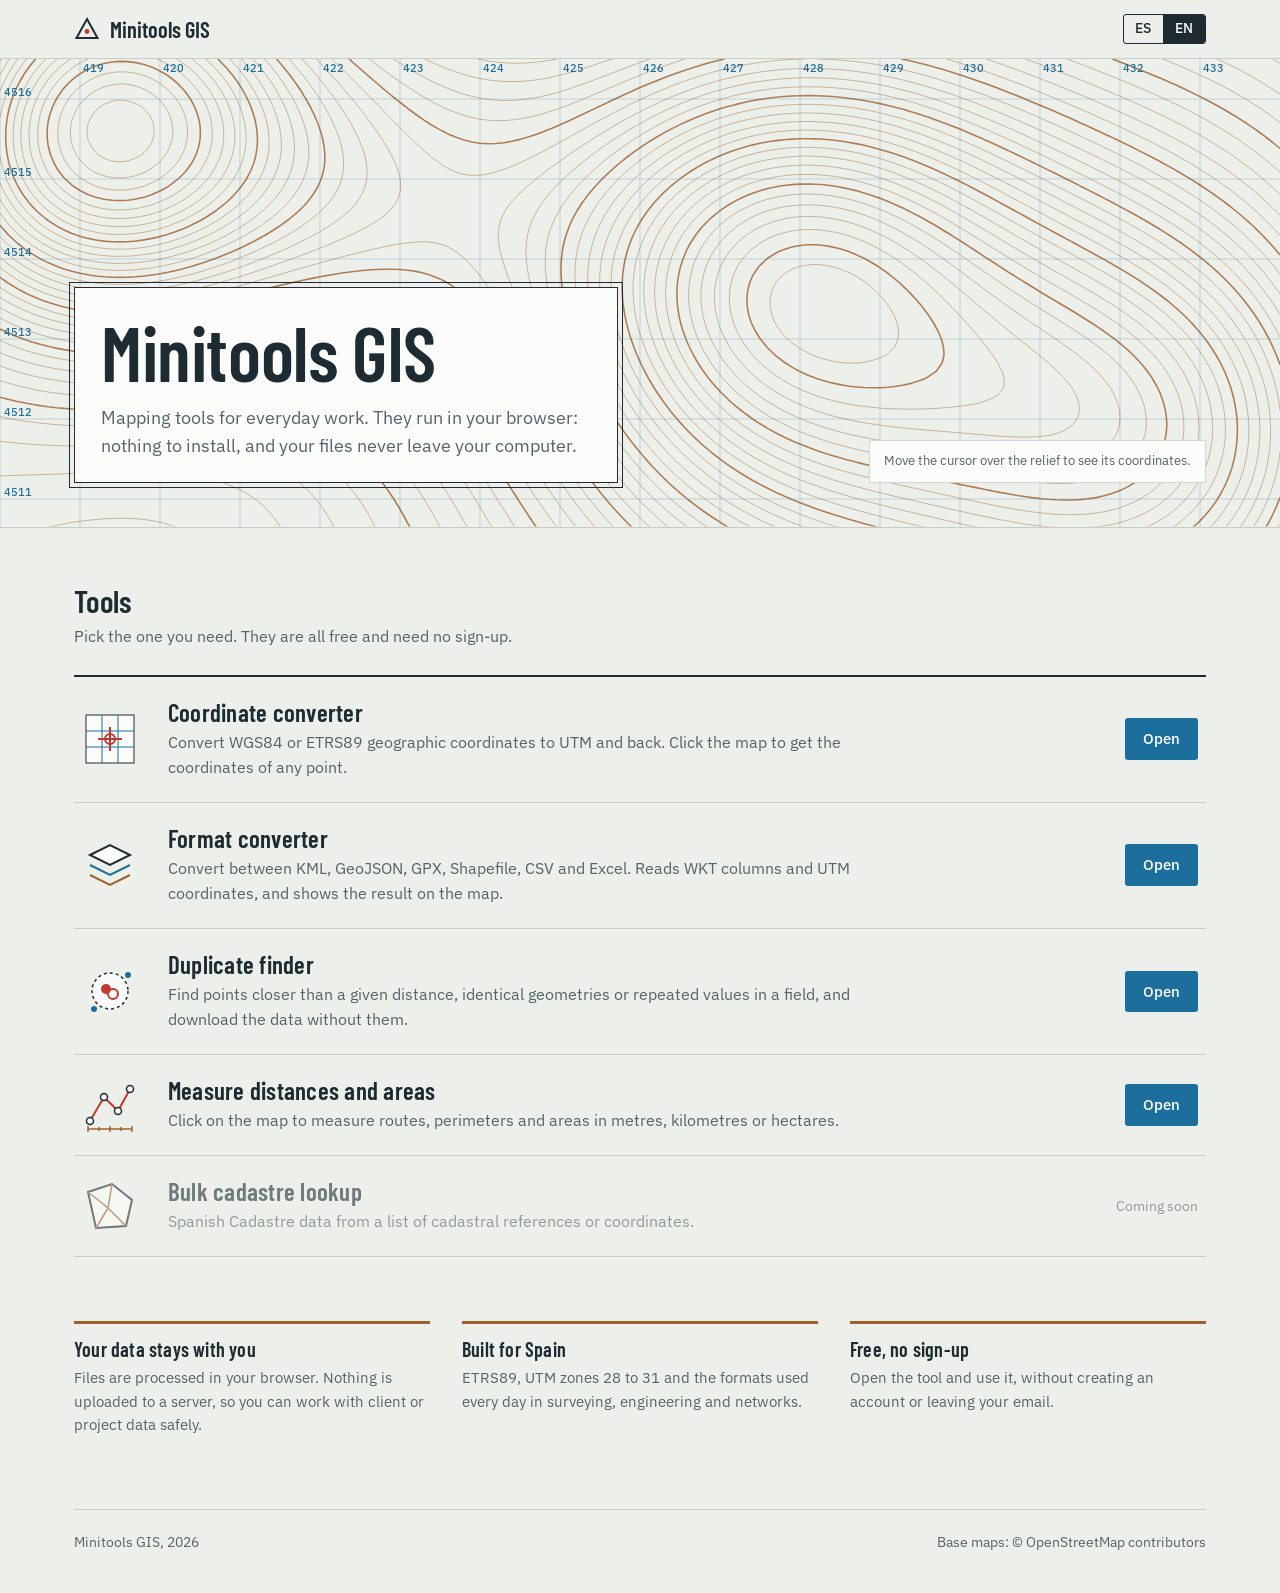
<file: index.html>
<!DOCTYPE html>
<html lang="es" data-raiz="./">
<head>
<meta charset="utf-8">
<meta name="viewport" content="width=device-width, initial-scale=1">
<title data-i18n="po.titulo">Minitools GIS · Herramientas GIS gratuitas en el navegador</title>
<meta name="description" content="Herramientas GIS gratuitas que funcionan en tu navegador: conversor de coordenadas UTM, conversor de formatos, buscador de duplicados y medición de distancias y superficies. Sin instalar nada y sin subir tus datos." data-i18n-attr="content:po.desc">
<meta name="view-transition" content="same-origin">
<link rel="preconnect" href="https://fonts.googleapis.com">
<link rel="preconnect" href="https://fonts.gstatic.com" crossorigin>
<link rel="stylesheet" href="https://fonts.googleapis.com/css2?family=Barlow+Condensed:wght@500;600&family=IBM+Plex+Sans:wght@400;500;600&display=swap">
<link rel="stylesheet" href="assets/estilo.css">
<script src="assets/carrusel.js"></script>
</head>
<body>
<header class="barra">
  <a class="marca" href="./" data-dir="atras"><svg viewBox="0 0 26 26" aria-hidden="true"><path d="M13 3 23.5 22h-21Z" fill="none" stroke="#1E2B33" stroke-width="2"/><circle cx="13" cy="15.5" r="2.4" fill="#C4372C"/></svg>Minitools GIS</a>
  <div class="idioma" role="group" aria-label="Idioma / Language">
    <button type="button" data-lang="es" lang="es" title="Español">ES</button>
    <button type="button" data-lang="en" lang="en" title="English">EN</button>
  </div>
</header>

<section class="relieve portada" data-relieve>
  <div class="dentro">
    <div class="cajetin">
      <h1>Minitools GIS</h1>
      <p data-i18n="po.lema">Herramientas de cartografía para el trabajo diario. Funcionan en tu navegador: no hay que instalar nada y tus archivos no salen de tu equipo.</p>
    </div>
    <div class="lectura" data-lectura aria-live="off"><span data-i18n="po.lectura">Mueve el cursor sobre el relieve para ver sus coordenadas.</span></div>
  </div>
</section>

<section class="seccion" id="herramientas">
  <h2 data-i18n="po.herr">Herramientas</h2>
  <p class="intro" data-i18n="po.herr.intro">Elige la que necesitas. Todas son gratuitas y no piden registro.</p>
  <ul class="leyenda">
    <li>
      <a href="conversor-coordenadas/">
        <svg viewBox="0 0 56 56" aria-hidden="true"><rect x="4" y="4" width="48" height="48" fill="#FBFCFA" stroke="#1E2B33"/><path d="M4 20h48M4 36h48M20 4v48M36 4v48" stroke="#1C6E9C" stroke-width="1"/><path d="M28 16v24M16 28h24" stroke="#C4372C" stroke-width="2"/><circle cx="28" cy="28" r="5" fill="none" stroke="#C4372C" stroke-width="2"/></svg>
        <div><h3 data-i18n="h.coord">Conversor de coordenadas</h3><p data-i18n="po.coord">Pasa de geográficas WGS84 o ETRS89 a UTM y al revés. Haz clic en el mapa para obtener las coordenadas de cualquier punto.</p></div>
        <span class="abrir" data-i18n="po.abrir">Abrir</span>
      </a>
    </li>
    <li>
      <a href="conversor-formatos/">
        <svg viewBox="0 0 56 56" aria-hidden="true"><path d="M8 38 28 48l20-10" fill="none" stroke="#A0612F" stroke-width="2"/><path d="M8 28 28 38l20-10" fill="none" stroke="#1C6E9C" stroke-width="2"/><path d="M8 18 28 8l20 10-20 10Z" fill="#FBFCFA" stroke="#1E2B33" stroke-width="2"/></svg>
        <div><h3 data-i18n="h.formatos">Conversor de formatos</h3><p data-i18n="po.formatos">Convierte entre KML, GeoJSON, GPX, Shapefile, CSV y Excel. Lee columnas WKT y coordenadas UTM, y te enseña el resultado en el mapa.</p></div>
        <span class="abrir" data-i18n="po.abrir">Abrir</span>
      </a>
    </li>
    <li>
      <a href="buscador-duplicados/">
        <svg viewBox="0 0 56 56" aria-hidden="true"><circle cx="28" cy="28" r="18" fill="#FBFCFA" stroke="#1E2B33" stroke-width="1.5" stroke-dasharray="3 3"/><circle cx="24" cy="26" r="5" fill="#C4372C"/><circle cx="31" cy="31" r="5" fill="none" stroke="#C4372C" stroke-width="2"/><circle cx="12" cy="46" r="3" fill="#1C6E9C"/><circle cx="46" cy="12" r="3" fill="#1C6E9C"/></svg>
        <div><h3 data-i18n="h.duplicados">Buscador de duplicados</h3><p data-i18n="po.duplicados">Encuentra puntos que están a menos de una distancia, geometrías iguales o valores repetidos en un campo, y descarga los datos sin repetidos.</p></div>
        <span class="abrir" data-i18n="po.abrir">Abrir</span>
      </a>
    </li>
    <li>
      <a href="medir/">
        <svg viewBox="0 0 56 56" aria-hidden="true"><path d="M8 44 22 20l14 14 12-22" fill="none" stroke="#C4372C" stroke-width="2"/><g fill="#FBFCFA" stroke="#1E2B33" stroke-width="1.5"><circle cx="8" cy="44" r="3.5"/><circle cx="22" cy="20" r="3.5"/><circle cx="36" cy="34" r="3.5"/><circle cx="48" cy="12" r="3.5"/></g><path d="M6 52h44" stroke="#A0612F" stroke-width="1.5"/><path d="M6 49v6M17 50v4M28 49v6M39 50v4M50 49v6" stroke="#A0612F" stroke-width="1.5"/></svg>
        <div><h3 data-i18n="h.medir">Medir distancias y superficies</h3><p data-i18n="po.medir">Haz clic sobre el mapa para medir recorridos, perímetros y áreas en metros, kilómetros o hectáreas.</p></div>
        <span class="abrir" data-i18n="po.abrir">Abrir</span>
      </a>
    </li>
    <li>
      <div class="pronto">
        <svg viewBox="0 0 56 56" aria-hidden="true"><path d="M6 14 30 6l20 16-6 26-30 2Z" fill="#FBFCFA" stroke="#1E2B33" stroke-width="2"/><path d="M30 6 26 30l18 18M26 30 6 14M26 30l-12 20" fill="none" stroke="#A0612F" stroke-width="1.5"/></svg>
        <div><h3 data-i18n="po.catastro">Consulta catastral masiva</h3><p data-i18n="po.catastro.p">Datos del Catastro a partir de una lista de referencias catastrales o de coordenadas.</p></div>
        <span class="estado" data-i18n="po.preparacion">En preparación</span>
      </div>
    </li>
  </ul>
</section>

<section class="seccion">
  <div class="notas">
    <div><h3 data-i18n="po.n1">Tus datos se quedan contigo</h3><p data-i18n="po.n1.p">Los archivos se procesan en tu navegador. No se suben a ningún servidor, así que puedes usar información de clientes o de proyectos sin riesgo.</p></div>
    <div><h3 data-i18n="po.n2">Pensado para España</h3><p data-i18n="po.n2.p">ETRS89, UTM husos 28 a 31 y los formatos que se usan a diario en topografía, ingeniería y redes.</p></div>
    <div><h3 data-i18n="po.n3">Gratis y sin registro</h3><p data-i18n="po.n3.p">Abre la herramienta y úsala, sin crear ninguna cuenta ni dejar tu correo.</p></div>
  </div>
</section>

<footer class="pie">
  <span>Minitools GIS, 2026</span>
  <span data-i18n="pie.osm">Cartografía base de los mapas: © colaboradores de OpenStreetMap</span>
</footer>
<script src="assets/i18n.js"></script>
<script src="assets/curvas.js"></script>
</body>
</html>
</file>
<file: assets/estilo.css>
/* Minitools GIS · hoja topográfica */
:root {
  --papel: #EDF0EA; --hoja: #FBFCFA; --tinta: #1E2B33; --tinta-2: #55636B;
  --curva: #A0612F; --agua: #1C6E9C; --agua-osc: #14557A; --vertice: #C4372C;
  --linea: rgba(30, 43, 51, .18);
  --titulo: "Barlow Condensed", "Arial Narrow", sans-serif;
  --texto: "IBM Plex Sans", system-ui, sans-serif;
}
* { box-sizing: border-box; }
html { -webkit-text-size-adjust: 100%; }
body { margin: 0; background: var(--papel); color: var(--tinta); font: 400 1rem/1.55 var(--texto); }
a { color: var(--agua); }
a:hover { color: var(--agua-osc); }
:focus-visible { outline: 3px solid var(--agua); outline-offset: 2px; }
h1, h2, h3 { font-family: var(--titulo); font-weight: 600; line-height: 1.1; margin: 0; letter-spacing: .01em; }
p { margin: 0; }

/* Cabecera */
.barra { display: flex; align-items: center; justify-content: space-between; gap: 16px;
  max-width: 1180px; margin: 0 auto; padding: 14px 24px; }
.marca { display: inline-flex; align-items: center; gap: 10px; color: var(--tinta); text-decoration: none;
  font: 600 1.4rem/1 var(--titulo); }
.marca svg { width: 26px; height: 26px; }
.idioma { display: inline-flex; border: 1px solid var(--tinta); border-radius: 3px; overflow: hidden; }
.idioma button { border: 0; background: transparent; color: var(--tinta); font: 500 .85rem/1 var(--texto); padding: 7px 11px; letter-spacing: .04em; }
.idioma button + button { border-left: 1px solid var(--tinta); }
.idioma button:hover { background: var(--hoja); }
.idioma button[aria-pressed="true"] { background: var(--tinta); color: var(--hoja); }

/* Relieve: curvas de nivel + cuadrícula UTM */
.relieve { position: relative; overflow: hidden; border-block: 1px solid var(--linea); background: var(--papel); }
.relieve svg.curvas { position: absolute; inset: 0; width: 100%; height: 100%; display: block; }
.curvas .c { fill: none; stroke: var(--curva); stroke-width: .8; opacity: .55; }
.curvas .m { fill: none; stroke: var(--curva); stroke-width: 1.6; opacity: .8; }
.curvas .g { stroke: var(--agua); stroke-width: .7; opacity: .32; }
.curvas text { font: 500 11px var(--texto); fill: var(--agua); font-variant-numeric: tabular-nums; }
@media (prefers-reduced-motion: no-preference) {
  html:not(.sin-revelar) .relieve svg.curvas { animation: revelar 1.6s cubic-bezier(.2, .7, .2, 1) both; }
  @keyframes revelar { from { clip-path: inset(0 100% 0 0); } to { clip-path: inset(0 0 0 0); } }
}
.relieve .dentro { position: relative; max-width: 1180px; margin: 0 auto; padding: 0 24px; }

/* Cajetín (bloque de título de la hoja) */
.cajetin { display: inline-block; background: var(--hoja); border: 1px solid var(--tinta);
  outline: 1px solid var(--tinta); outline-offset: 4px; padding: 22px 26px; max-width: 34rem; }
.cajetin p { color: var(--tinta-2); margin-top: 10px; }

.portada { min-height: 470px; display: flex; align-items: flex-end; }
.portada .dentro { width: 100%; padding-bottom: 44px; display: flex; justify-content: space-between; align-items: flex-end; gap: 24px; }
.portada h1 { font-size: clamp(3rem, 8vw, 4.77rem); font-weight: 600; letter-spacing: -.005em; }
.portada .cajetin p { font-size: 1.12rem; }

.lectura { background: var(--hoja); border: 1px solid var(--linea); padding: 10px 14px; font-size: .82rem;
  color: var(--tinta-2); font-variant-numeric: tabular-nums; min-width: 15.5rem; }
.lectura b { color: var(--tinta); font-weight: 500; }

.franja { min-height: 190px; display: flex; align-items: flex-end; }
.franja .dentro { width: 100%; padding: 34px 24px 28px; }
.franja h1 { font-size: clamp(2.1rem, 5vw, 3.05rem); }

/* Secciones */
.seccion { max-width: 1180px; margin: 0 auto; padding: 56px 24px 8px; }
.seccion > h2 { font-size: 1.95rem; margin-bottom: 6px; }
.seccion > .intro { color: var(--tinta-2); max-width: 40rem; margin-bottom: 26px; }

/* Leyenda de herramientas */
.leyenda { list-style: none; margin: 0; padding: 0; border-top: 2px solid var(--tinta); }
.leyenda li { border-bottom: 1px solid var(--linea); }
.leyenda a, .leyenda .pronto { display: grid; grid-template-columns: 64px 1fr auto; gap: 22px; align-items: center;
  padding: 22px 8px; color: var(--tinta); text-decoration: none; }
.leyenda a:hover { background: var(--hoja); }
.leyenda a:hover .abrir { background: var(--agua-osc); }
.leyenda svg { width: 56px; height: 56px; }
.leyenda h3 { font-size: 1.56rem; }
.leyenda p { color: var(--tinta-2); margin-top: 4px; max-width: 46rem; }
.abrir { background: var(--agua); color: #fff; padding: 9px 18px; border-radius: 3px; font-weight: 500; font-size: .95rem; white-space: nowrap; }
.pronto { opacity: .6; }
.pronto .estado { color: var(--tinta-2); font-size: .9rem; }

/* Notas al margen */
.notas { display: grid; grid-template-columns: repeat(3, 1fr); gap: 32px; }
.notas div { border-top: 3px solid var(--curva); padding-top: 14px; }
.notas h3 { font-size: 1.25rem; margin-bottom: 6px; }
.notas p { color: var(--tinta-2); font-size: .95rem; }

/* Herramientas */
.trabajo { max-width: 1180px; margin: 0 auto; padding: 32px 24px 8px; display: grid;
  grid-template-columns: minmax(0, 1fr) minmax(0, 1.15fr); gap: 32px; align-items: start; }
.panel { background: var(--hoja); border: 1px solid var(--linea); border-top: 2px solid var(--tinta); padding: 22px 24px 26px; }
.panel + .panel { margin-top: 24px; }
.panel h2 { font-size: 1.45rem; margin-bottom: 4px; }
.panel .ayuda { color: var(--tinta-2); font-size: .92rem; }
label { display: block; font-size: .88rem; font-weight: 500; margin: 14px 0 5px; }
input, select { width: 100%; padding: 9px 11px; font: inherit; font-size: .97rem; color: var(--tinta);
  background: #fff; border: 1px solid #A9B3B8; border-radius: 3px; }
input:focus, select:focus { border-color: var(--agua); }
.fila { display: grid; grid-template-columns: 1fr 1fr; gap: 14px; }
.oculto { display: none !important; }
button { font: inherit; cursor: pointer; }
.boton { margin-top: 18px; padding: 10px 20px; background: var(--agua); color: #fff; border: 0; border-radius: 3px; font-weight: 500; }
.boton:hover { background: var(--agua-osc); }
.resultado { margin-top: 16px; padding: 12px 14px; background: var(--papel); border-left: 3px solid var(--curva);
  min-height: 3rem; white-space: pre-wrap; font-variant-numeric: tabular-nums; font-size: .97rem; }
.err { color: var(--vertice); }

/* Mapa con marco graduado (neatline) */
.marco { position: relative; padding: 7px; border: 1px solid var(--tinta); background:
  repeating-linear-gradient(90deg, var(--tinta) 0 1px, transparent 1px 48px) top / 100% 6px no-repeat,
  repeating-linear-gradient(90deg, var(--tinta) 0 1px, transparent 1px 48px) bottom / 100% 6px no-repeat,
  repeating-linear-gradient(0deg, var(--tinta) 0 1px, transparent 1px 48px) left / 6px 100% no-repeat,
  repeating-linear-gradient(0deg, var(--tinta) 0 1px, transparent 1px 48px) right / 6px 100% no-repeat,
  var(--hoja); }
.marco #map { height: 500px; border: 1px solid var(--tinta); }
.mapa { position: sticky; top: 16px; }
.nota { color: var(--tinta-2); font-size: .9rem; margin-top: 10px; }

/* Conversor de formatos */
.soltar { margin-top: 12px; border: 1.5px dashed #8E9AA0; border-radius: 3px; padding: 28px 18px; text-align: center;
  background: #fff; cursor: pointer; }
.soltar:hover, .soltar.over { border-color: var(--agua); background: #F3F8FB; }
.soltar strong { font-weight: 600; }
.soltar small { display: block; color: var(--tinta-2); margin-top: 6px; font-size: .85rem; }
.fmts { display: flex; flex-wrap: wrap; gap: 8px; margin-top: 14px; }
.fmts button { padding: 9px 16px; background: #fff; color: var(--tinta); border: 1px solid var(--tinta); border-radius: 3px; font-weight: 500; }
.fmts button:not(:disabled):hover { background: var(--agua); border-color: var(--agua); color: #fff; }
.fmts button:disabled { opacity: .35; cursor: not-allowed; }

/* Pie */
.pie { width: calc(100% - 48px); max-width: 1132px; margin: 64px auto 0; padding: 22px 0 40px; border-top: 1px solid var(--linea);
  color: var(--tinta-2); font-size: .85rem; display: flex; justify-content: space-between; gap: 16px; flex-wrap: wrap; }

/* Leaflet en la paleta */
.leaflet-container { font-family: var(--texto); }
.leaflet-bar a { color: var(--tinta); }

/* Carrusel de herramientas */
.carrusel { background: var(--hoja); border-bottom: 1px solid var(--linea); }
.carrusel { display: grid; grid-template-columns: 1fr auto 1fr; align-items: center; gap: 16px;
  max-width: none; padding: 10px max(24px, calc((100% - 1132px) / 2)); }
.paso { display: inline-flex; align-items: center; gap: 8px; color: var(--tinta); text-decoration: none; font-size: .92rem; font-weight: 500; padding: 8px 4px; }
.paso svg { width: 16px; height: 16px; flex: none; }
.paso:hover { color: var(--agua); }
.paso.sig { justify-self: end; }
.pistas-caja { position: relative; }
.pistas { list-style: none; margin: 0; padding: 0; display: grid; grid-template-columns: repeat(var(--n), minmax(0, 1fr)); }
.pistas a { display: flex; align-items: baseline; gap: 6px; padding: 8px 12px 10px; color: var(--tinta-2); text-decoration: none; font-size: .86rem; white-space: nowrap; }
.pistas a:hover { color: var(--tinta); }
.pistas a[aria-current] { color: var(--tinta); font-weight: 500; }
.pistas .num { font: 600 .95rem/1 var(--titulo); color: var(--curva); }
.indicador { position: absolute; left: 0; bottom: 0; height: 3px; width: calc(100% / var(--n)); background: var(--vertice);
  transform: translateX(calc(var(--i) * 100%)); view-transition-name: indicador; }

/* Transición horizontal entre páginas (View Transitions) */
@view-transition { navigation: auto; }
.barra { view-transition-name: barra; }
.carrusel { view-transition-name: carrusel; }
@keyframes vt-sale-izq { to { transform: translateX(-100%); } }
@keyframes vt-entra-der { from { transform: translateX(100%); } }
@keyframes vt-sale-der { to { transform: translateX(100%); } }
@keyframes vt-entra-izq { from { transform: translateX(-100%); } }
html.vt-adelante::view-transition-old(root) { animation: vt-sale-izq .55s cubic-bezier(.65, 0, .35, 1) both; }
html.vt-adelante::view-transition-new(root) { animation: vt-entra-der .55s cubic-bezier(.65, 0, .35, 1) both; }
html.vt-atras::view-transition-old(root) { animation: vt-sale-der .55s cubic-bezier(.65, 0, .35, 1) both; }
html.vt-atras::view-transition-new(root) { animation: vt-entra-izq .55s cubic-bezier(.65, 0, .35, 1) both; }
::view-transition-group(indicador) { animation-duration: .55s; animation-timing-function: cubic-bezier(.65, 0, .35, 1); }
@media (prefers-reduced-motion: reduce) {
  ::view-transition-group(*), ::view-transition-old(*), ::view-transition-new(*) { animation: none !important; }
}

/* Buscador de duplicados */
.casilla { display: flex; gap: 8px; align-items: flex-start; font-weight: 400; margin-top: 14px; }
.casilla input { width: auto; margin-top: 4px; }
.boton:disabled { opacity: .4; cursor: not-allowed; }
.tabla-grupos { margin-top: 14px; max-height: 300px; overflow: auto; }
.tabla-grupos table { width: 100%; border-collapse: collapse; font-size: .9rem; font-variant-numeric: tabular-nums; }
.tabla-grupos th { text-align: left; font-weight: 600; border-bottom: 2px solid var(--tinta); padding: 6px 8px; position: sticky; top: 0; background: var(--hoja); }
.tabla-grupos td { border-bottom: 1px solid var(--linea); padding: 6px 8px; }
.tabla-grupos .ir { background: none; border: 1px solid var(--linea); border-radius: 3px; padding: 2px 9px; color: var(--agua); font-weight: 500; }
.tabla-grupos .ir:hover { border-color: var(--agua); }
.leyenda-mapa { display: flex; align-items: center; gap: 8px; }
.leyenda-mapa .punto { width: 12px; height: 12px; border-radius: 50%; display: inline-block; }
.leyenda-mapa .punto.rep { background: var(--vertice); }
.leyenda-mapa .punto.uni { background: var(--tinta-2); margin-left: 12px; }

/* Medir */
.conmutador { display: inline-flex; border: 1px solid var(--tinta); border-radius: 3px; overflow: hidden; margin: 12px 0 4px; }
.conmutador button { border: 0; background: #fff; color: var(--tinta); padding: 9px 18px; font-weight: 500; }
.conmutador button + button { border-left: 1px solid var(--tinta); }
.conmutador button[aria-pressed="true"] { background: var(--tinta); color: var(--hoja); }
.medida { font-size: 1.1rem; }
.tramos { margin: 10px 0 0; padding-left: 0; list-style: none; font-size: .9rem; color: var(--tinta-2); font-variant-numeric: tabular-nums; max-height: 180px; overflow: auto; }
.tramos li { padding: 3px 0; border-bottom: 1px dotted var(--linea); }
.medir #map { cursor: crosshair; }
.fmts button:not(:disabled):hover { background: var(--agua); border-color: var(--agua); color: #fff; }

@media (max-width: 860px) {
  .carrusel { grid-template-columns: auto 1fr auto; padding: 8px 16px; gap: 8px; }
  .pistas .nom { display: none; }
  .pistas a { justify-content: center; padding: 8px 4px 10px; }
  .paso span { display: none; }
  .paso svg { width: 18px; height: 18px; }
}

@media (max-width: 860px) {
  .trabajo { grid-template-columns: 1fr; }
  .notas { grid-template-columns: 1fr; gap: 22px; }
  .portada { min-height: 420px; }
  .portada .dentro { flex-direction: column; align-items: flex-start; }
  .lectura { display: none; }
  .leyenda a, .leyenda .pronto { grid-template-columns: 44px 1fr; gap: 14px; }
  .leyenda svg { width: 42px; height: 42px; }
  .abrir, .pronto .estado { grid-column: 2; justify-self: start; }
  .marco #map { height: 380px; }
  .mapa { position: static; }
}
@media (max-width: 480px) {
  .fila { grid-template-columns: 1fr; }
  .cajetin { padding: 18px 18px; }
}
</file>
